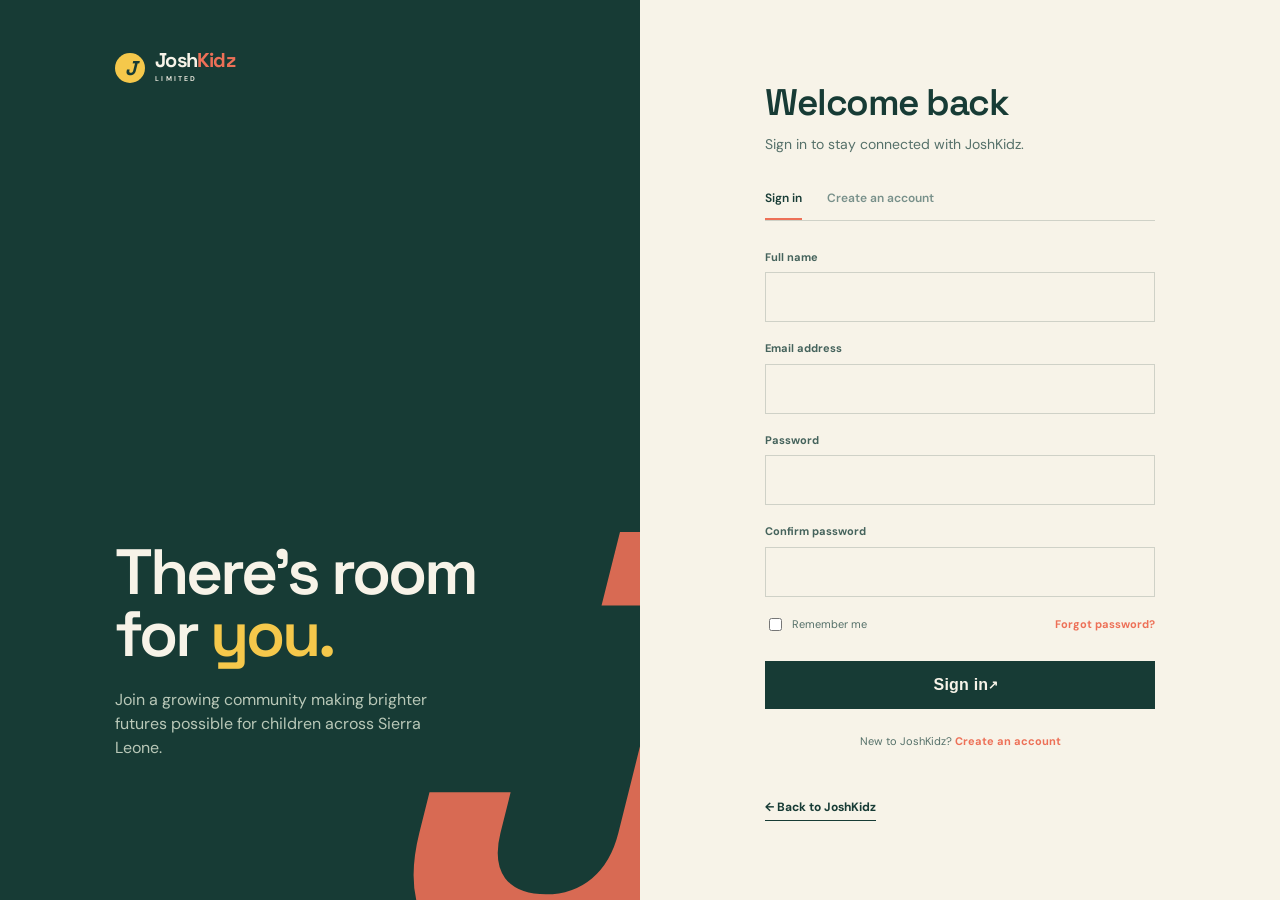
<file: auth.html>
<!doctype html>
<html lang="en">
<head>
  <meta charset="UTF-8" />
  <meta name="viewport" content="width=device-width, initial-scale=1.0" />
  <title>Sign in | JoshKidz Limited</title>
  <link rel="preconnect" href="https://fonts.googleapis.com">
  <link rel="preconnect" href="https://fonts.gstatic.com" crossorigin>
  <link href="https://fonts.googleapis.com/css2?family=DM+Sans:wght@400;500;600;700&family=Space+Grotesk:wght@500;600;700&display=swap" rel="stylesheet">
  <link rel="stylesheet" href="styles.css" />
  <style>
    .auth-page{min-height:100vh;display:grid;grid-template-columns:1fr 1fr;background:var(--cream)}
    .auth-art{background:var(--ink);color:var(--cream);padding:52px 9vw;display:flex;flex-direction:column;justify-content:space-between;position:relative;overflow:hidden}
    .auth-art:after{content:'J';position:absolute;font:700 48vw/.7 var(--serif);color:var(--coral);opacity:.9;right:-8vw;bottom:-5vw;font-style:italic}
    .auth-art .brand{position:relative;z-index:1}.auth-art .brand-mark{background:var(--yellow);color:var(--ink)}.auth-message{position:relative;z-index:1;max-width:430px;padding-bottom:8vh}.auth-message h1{font:600 clamp(45px,5vw,75px)/.98 var(--serif);letter-spacing:-3px;margin:0 0 22px}.auth-message h1 em{color:var(--yellow);font-style:normal}.auth-message p{max-width:340px;color:#b9c8b8;font-size:16px}.auth-form-wrap{display:flex;align-items:center;justify-content:center;padding:55px 7vw}.auth-form{width:min(390px,100%)}.auth-form .brand{display:none}.auth-form h2{font:600 37px var(--serif);letter-spacing:-1.5px;margin:0 0 8px}.auth-subtitle{font-size:14px;color:#557069;margin:0 0 35px}.auth-tabs{display:flex;border-bottom:1px solid var(--line);margin-bottom:28px;gap:25px}.auth-tab{background:none;border:0;padding:0 0 12px;color:#78908a;font:600 12px var(--sans);cursor:pointer;border-bottom:2px solid transparent}.auth-tab.active{color:var(--ink);border-color:var(--coral)}.form-field{display:block;font-size:11px;font-weight:700;margin-bottom:18px;color:#45635c}.form-field input{display:block;width:100%;font:400 15px var(--sans);margin-top:7px;border:1px solid var(--line);padding:14px;background:transparent;color:var(--ink);outline:none}.form-field input:focus{border-color:var(--coral)}.form-row{display:flex;justify-content:space-between;align-items:center;font-size:11px;margin:2px 0 25px}.form-row label{display:flex;align-items:center;gap:7px;color:#557069}.form-row a{color:var(--coral);font-weight:700}.auth-submit{width:100%;border:0;cursor:pointer;justify-content:center;margin-top:2px}.auth-note{font-size:11px;color:#557069;text-align:center;margin:24px 0}.auth-note a{color:var(--coral);font-weight:700}.form-status{font-size:12px;color:var(--ink);background:var(--green);padding:11px 13px;margin-bottom:18px;display:none}.back-home{font-size:12px;font-weight:700;display:inline-block;margin-top:25px;border-bottom:1px solid var(--ink);padding-bottom:4px}@media(max-width:760px){.auth-page{display:block}.auth-art{min-height:290px;padding:30px 8vw}.auth-art:after{font-size:65vw;right:-10vw}.auth-message{padding-bottom:0}.auth-message h1{font-size:45px}.auth-message p{font-size:14px}.auth-form-wrap{padding:55px 8vw}.auth-form .brand{display:flex;margin-bottom:45px}}
  </style>
</head>
<body>
  <main class="auth-page">
    <section class="auth-art"><a class="brand" href="index.html"><span class="brand-mark">J</span><span>Josh<span>Kidz</span><small>LIMITED</small></span></a><div class="auth-message"><h1>There’s room<br>for <em>you.</em></h1><p>Join a growing community making brighter futures possible for children across Sierra Leone.</p></div></section>
    <section class="auth-form-wrap"><div class="auth-form"><a class="brand" href="index.html"><span class="brand-mark">J</span><span>Josh<span>Kidz</span><small>LIMITED</small></span></a><h2 id="form-title">Welcome back</h2><p class="auth-subtitle" id="form-subtitle">Sign in to stay connected with JoshKidz.</p><div class="auth-tabs"><button class="auth-tab active" data-mode="signin">Sign in</button><button class="auth-tab" data-mode="signup">Create an account</button></div><div class="form-status" role="status"></div><form id="auth-form"><label class="form-field signup-only" hidden>Full name<input type="text" name="name" autocomplete="name"></label><label class="form-field">Email address<input type="email" name="email" required autocomplete="email"></label><label class="form-field">Password<input type="password" name="password" required minlength="6" autocomplete="current-password"></label><label class="form-field signup-only" hidden>Confirm password<input type="password" name="confirm" minlength="6" autocomplete="new-password"></label><div class="form-row"><label><input type="checkbox" name="remember"> Remember me</label><a href="mailto:joshuasconteh9@gmail.com">Forgot password?</a></div><button class="button button-primary auth-submit" type="submit"><span id="submit-label">Sign in</span> ↗</button></form><p class="auth-note" id="auth-note">New to JoshKidz? <a href="#" data-switch="signup">Create an account</a></p><a class="back-home" href="index.html">← Back to JoshKidz</a></div></section>
  </main>
  <script src="auth.js"></script>
</body>
</html>
</file>
<file: styles.css>
:root{--ink:#173b35;--cream:#f7f3e8;--yellow:#f5c84b;--coral:#ed7057;--green:#86b78e;--orange:#ed8a49;--line:rgba(23,59,53,.18);--serif:'Space Grotesk',sans-serif;--sans:'DM Sans',sans-serif}*{box-sizing:border-box}html{scroll-behavior:smooth}body{margin:0;background:var(--cream);color:var(--ink);font-family:var(--sans);font-size:16px;line-height:1.5}a{color:inherit;text-decoration:none}.site-header{height:84px;display:flex;align-items:center;justify-content:space-between;padding:0 5.5vw;border-bottom:1px solid var(--line);position:relative;z-index:5;background:var(--cream)}.brand{display:flex;align-items:center;gap:10px;font:700 20px var(--serif);letter-spacing:-.8px}.brand>span:last-child{position:relative;line-height:.8}.brand>span:last-child>span{color:var(--coral)}.brand small{display:block;font:600 7px var(--sans);letter-spacing:2.2px;margin-top:6px}.brand-mark{width:30px;height:30px;background:var(--ink);color:var(--yellow);display:grid;place-items:center;border-radius:50%;font:700 20px var(--serif);font-style:italic}.desktop-nav{display:flex;gap:32px;font-size:13px;color:#34554e}.desktop-nav a:hover,.footer-links a:hover{color:var(--coral)}.header-cta{border:1px solid var(--ink);padding:10px 16px;font-size:12px;font-weight:700}.header-cta span,.button span{font-size:16px;margin-left:12px}.menu-toggle{display:none;background:none;border:0;font-size:22px;color:var(--ink)}.hero{min-height:680px;display:grid;grid-template-columns:1fr 1fr;gap:5vw;padding:86px 10vw 90px 11vw;overflow:hidden}.eyebrow{font:600 11px var(--sans);letter-spacing:1.4px;text-transform:uppercase;color:var(--coral);display:flex;align-items:center;gap:9px}.eyebrow i,.pulse-dot{width:7px;height:7px;background:var(--coral);display:inline-block;border-radius:50%}.hero h1{font:600 clamp(55px,6.6vw,96px)/.93 var(--serif);letter-spacing:-5px;margin:33px 0 28px}.hero h1 em,.section h2 em,.contact-section h2 em{color:var(--coral);font-style:normal}.hero-intro{font-size:18px;line-height:1.55;max-width:430px;color:#42625b}.hero-actions{display:flex;align-items:center;gap:28px;margin-top:34px}.button{display:inline-flex;align-items:center;padding:15px 19px;font-size:12px;font-weight:700;letter-spacing:.2px}.button-primary{background:var(--ink);color:var(--cream)}.button-primary:hover{background:var(--coral)}.text-link,.arrow-link{font-weight:700;font-size:12px;border-bottom:1px solid var(--ink);padding-bottom:5px}.text-link span,.arrow-link span{font-size:17px;margin-left:12px}.hero-note{display:flex;align-items:center;gap:13px;font-size:11px;line-height:1.35;color:#547069;margin-top:70px}.hero-note strong{color:var(--ink)}.avatar-stack{display:flex}.avatar-stack b{width:28px;height:28px;border-radius:50%;display:grid;place-items:center;border:2px solid var(--cream);margin-left:-7px;font-size:10px}.avatar-stack b:first-child{margin-left:0;background:var(--coral);color:white}.avatar-stack b:nth-child(2){background:var(--yellow)}.avatar-stack b:last-child{background:var(--green)}.hero-art{position:relative;min-height:480px;display:flex;align-items:center;justify-content:center}.hero-art:before{content:'';position:absolute;width:420px;height:500px;background:var(--yellow);border-radius:48% 52% 52% 48%/42% 43% 57% 58%;transform:rotate(15deg);right:4%;top:0}.hero-art img{position:relative;width:min(370px,78%);height:470px;object-fit:cover;border-radius:48% 48% 10px 10px;z-index:1;filter:saturate(.85)}.sun-disc{position:absolute;right:8%;top:-28px;width:80px;height:80px;border-radius:50%;background:var(--coral);z-index:2}.image-label{position:absolute;bottom:30px;left:8%;background:var(--cream);z-index:2;font-size:11px;padding:12px 15px;box-shadow:0 4px 16px #173b3518}.pulse-dot{margin-right:8px;background:var(--green)}.floating-stat{position:absolute;z-index:2;right:0;top:42%;background:var(--ink);color:var(--cream);padding:18px 20px;display:flex;flex-direction:column}.floating-stat strong{font:600 26px var(--serif);color:var(--yellow)}.floating-stat span{font-size:10px}.ticker{border-block:1px solid var(--line);display:flex;justify-content:space-around;align-items:center;padding:15px 8vw;text-transform:uppercase;font:600 10px var(--serif);letter-spacing:2px;color:#55706a}.ticker b{color:var(--coral);font-size:16px}.section{padding:105px 11vw}.section-kicker{font:700 10px var(--sans);letter-spacing:1.4px;text-transform:uppercase;color:var(--coral);margin-bottom:48px}.intro-grid{display:grid;grid-template-columns:1.2fr .8fr;gap:10vw}.section h2{font:600 clamp(42px,5vw,70px)/1.02 var(--serif);letter-spacing:-3px;margin:0}.section h2 span{color:var(--green)}.intro-body{padding-top:9px}.intro-body p{font-size:19px;line-height:1.6;max-width:430px;margin:0 0 34px;color:#42625b}.programmes-band{background:var(--ink);color:var(--cream)}.programmes-inner{padding-top:90px;padding-bottom:105px}.light{color:var(--yellow)}.section-heading-row{display:grid;grid-template-columns:1.1fr .9fr;gap:10vw;align-items:end;margin-bottom:60px}.section-heading-row p{max-width:350px;color:#b9c8b8;margin:0;font-size:16px}.programmes-band h2{color:var(--cream)}.programmes-band h2 em{color:var(--yellow)}.programme-grid{display:grid;grid-template-columns:repeat(3,1fr);gap:14px}.programme-card{min-height:330px;padding:25px;position:relative;color:var(--ink);display:flex;flex-direction:column}.card-yellow{background:var(--yellow)}.card-coral{background:var(--coral)}.card-green{background:var(--green)}.card-icon{font-size:30px;height:58px}.card-number{font-size:10px;font-weight:700;letter-spacing:1px}.programme-card h3{font:600 29px/1 var(--serif);letter-spacing:-1.2px;margin:16px 0}.programme-card p{font-size:13px;max-width:225px;margin-top:auto}.programme-card>a{position:absolute;bottom:24px;right:25px;font-size:28px}.impact-grid{display:grid;grid-template-columns:.8fr 1.2fr;gap:11vw}.impact-copy{margin-top:34px;max-width:270px;color:#547069}.metrics{display:grid;grid-template-columns:1fr 1fr;border-top:1px solid var(--line)}.metric{padding:26px 30px 25px 0;border-bottom:1px solid var(--line)}.metric:nth-child(even){padding-left:30px;border-left:1px solid var(--line)}.metric strong{font:600 53px var(--serif);letter-spacing:-2px}.metric strong span{color:var(--coral)}.metric p{font-size:12px;color:#557069;max-width:150px}.story-section{display:grid;grid-template-columns:1fr 1fr;background:var(--yellow)}.story-image{height:510px}.story-image img{width:100%;height:100%;object-fit:cover;filter:saturate(.75)}.story-copy{padding:80px 11vw 60px 7vw}.story-copy .section-kicker{color:var(--ink)}blockquote{font:500 clamp(28px,3.2vw,45px)/1.1 var(--serif);letter-spacing:-1.5px;margin:75px 0 35px;max-width:480px}.story-person{font-size:12px;line-height:1.5;margin-bottom:55px}.story-person span{color:#557069}.contact-section{background:var(--coral);color:var(--cream)}.contact-inner{padding:100px 11vw;display:grid;grid-template-columns:1fr 1fr;gap:10vw}.contact-section .eyebrow{color:var(--ink)}.contact-section .eyebrow i{background:var(--ink)}.contact-section h2{font:600 clamp(48px,5.7vw,80px)/.98 var(--serif);letter-spacing:-4px;margin:35px 0}.contact-side{padding-top:50px}.contact-side>p{font-size:19px;line-height:1.5;max-width:390px}.button-light{background:var(--cream);color:var(--ink);margin-top:18px}.contact-details{display:flex;flex-direction:column;gap:8px;font-size:11px;margin-top:70px;color:#ffe2d9}.site-footer{padding:32px 5.5vw;display:flex;align-items:center;justify-content:space-between;gap:25px;background:var(--cream);border-top:1px solid var(--line);font-size:11px}.site-footer p{margin:0;color:#557069}.footer-links{display:flex;gap:20px}.site-footer>small{color:#557069}.reveal{animation:rise .8s both}.delay-1{animation-delay:.15s}@keyframes rise{from{opacity:0;transform:translateY(18px)}to{opacity:1;transform:none}}@media(max-width:760px){.site-header{height:72px;padding:0 6vw}.desktop-nav,.header-cta{display:none}.menu-toggle{display:block}.hero{display:flex;flex-direction:column;padding:60px 8vw 70px;min-height:auto}.hero h1{letter-spacing:-3px;margin-top:28px}.hero-intro{font-size:16px}.hero-note{margin-top:48px}.hero-art{min-height:430px;margin-top:20px}.hero-art img{height:390px;width:74%}.hero-art:before{width:300px;height:390px}.floating-stat{right:0}.ticker{padding:14px 5vw;gap:10px;overflow:hidden;justify-content:flex-start}.ticker span{white-space:nowrap}.ticker span:nth-of-type(n+4),.ticker b:nth-of-type(n+4){display:none}.section{padding:70px 8vw}.section-kicker{margin-bottom:30px}.intro-grid,.section-heading-row,.impact-grid,.contact-inner{display:block}.intro-body{margin-top:30px}.programmes-inner{padding-top:70px}.section-heading-row p{margin-top:28px}.programme-grid{grid-template-columns:1fr;gap:12px}.programme-card{min-height:280px}.metrics{margin-top:55px}.metric strong{font-size:40px}.metric:nth-child(even){padding-left:18px}.story-section{display:flex;flex-direction:column}.story-image{height:330px}.story-copy{padding:60px 8vw}.story-copy blockquote{margin-top:55px}.contact-inner{padding:70px 8vw}.contact-side{padding-top:0}.contact-section h2{letter-spacing:-2px}.site-footer{align-items:flex-start;flex-wrap:wrap;padding:30px 8vw}.site-footer p{width:100%;order:3}.footer-links{order:2;flex-wrap:wrap}.site-footer>small{width:100%;order:4}}
</file>
